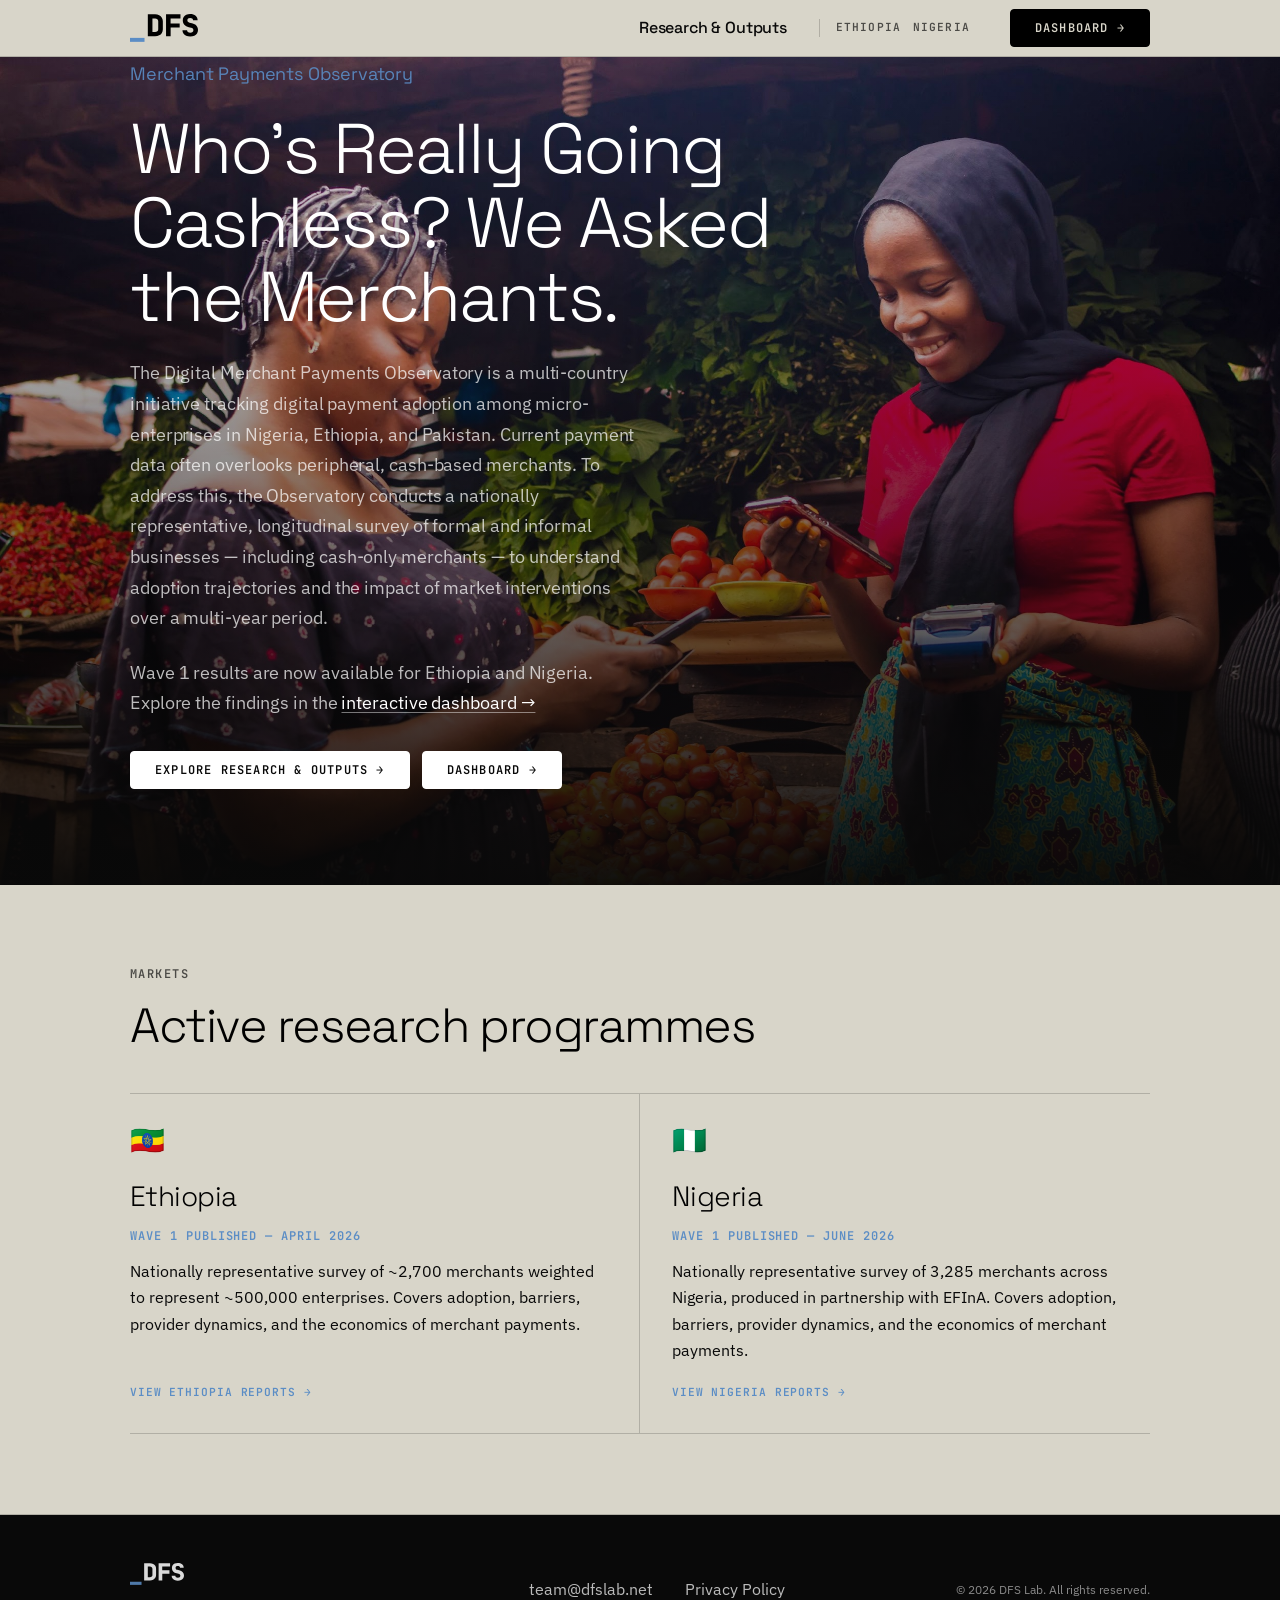
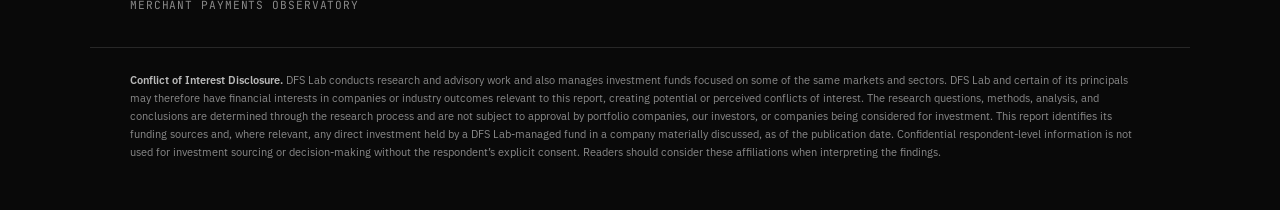
<file: index.html>
<!DOCTYPE html>
<html lang="en">
  <head>
    <meta charset="UTF-8" />
    <meta name="viewport" content="width=device-width, initial-scale=1.0" />

    <title>Merchant Payments Observatory | Digital Payment Research in Ethiopia &amp; Nigeria</title>
    <meta
      name="description"
      content="MPO is a multi-country research initiative producing nationally representative survey evidence on merchant digital payment adoption. Baseline findings for Ethiopia now available; Nigeria launching 2026."
    />

    <link rel="icon" type="image/png" sizes="32x32" href="assets/favicon-32.png" />
    <link rel="apple-touch-icon" sizes="180x180" href="assets/favicon-180.png" />

    <link rel="preconnect" href="https://fonts.googleapis.com" />
    <link rel="preconnect" href="https://fonts.gstatic.com" crossorigin />
    <link
      href="https://fonts.googleapis.com/css2?family=IBM+Plex+Sans:ital,wght@0,400;0,500;0,600;0,700;1,400&family=JetBrains+Mono:wght@500;600;700&family=Space+Grotesk:wght@400;500;600;700&display=swap"
      rel="stylesheet"
    />

    <link rel="stylesheet" href="style.css" />
  </head>

  <body>
    <!-- ===================== HEADER / NAV ===================== -->
    <header class="site-header">
      <div class="container">
        <nav class="nav" aria-label="Main navigation">

          <a href="/" class="nav__logo-link" aria-label="MPO — Merchant Payments Observatory home">
            <img
              src="assets/logo-primary.svg"
              alt="DFS"
              class="nav__logo"
            />
          </a>

          <div class="nav__links">
            <a href="research.html" class="nav__link">Research &amp; Outputs</a>
            <div class="nav__country-links">
              <a href="research.html#ethiopia" class="nav__country-link">Ethiopia</a>
              <a href="research.html#nigeria" class="nav__country-link">Nigeria</a>
            </div>
            <a href="http://mpodashboard.dfslab.net/dashboard" class="btn btn--primary nav__cta" target="_blank" rel="noopener">Dashboard →</a>
          </div>
        </nav>
      </div>
    </header>

    <!-- ===================== MAIN CONTENT ===================== -->
    <main>

      <!-- ---- HERO ---- -->
      <section class="hero" aria-labelledby="hero-heading">
        <div class="container hero__inner">

          <div class="hero__content">
            <p class="hero__eyebrow hero__eyebrow--title">Merchant Payments Observatory</p>

            <h1 class="hero__title" id="hero-heading">Who's Really Going Cashless? We Asked the Merchants.</h1>

            <p class="hero__description">
              The Digital Merchant Payments Observatory is a multi-country
              initiative tracking digital payment adoption among micro-enterprises
              in Nigeria, Ethiopia, and Pakistan. Current payment data often
              overlooks peripheral, cash-based merchants. To address this, the
              Observatory conducts a nationally representative, longitudinal
              survey of formal and informal businesses — including cash-only
              merchants — to understand adoption trajectories and the impact of
              market interventions over a multi-year period.
            </p>

            <p class="hero__description">
              Wave 1 results are now available for Ethiopia and Nigeria.
              Explore the findings in the
              <a href="http://mpodashboard.dfslab.net/dashboard" target="_blank" rel="noopener" class="hero__text-link">interactive dashboard →</a>
            </p>

            <div class="hero__ctas">

              <a href="research.html" class="btn btn--primary">
                Explore Research &amp; Outputs →
              </a>

              <a href="http://mpodashboard.dfslab.net/dashboard" class="btn btn--primary" target="_blank" rel="noopener">
                Dashboard →
              </a>

            </div>
          </div>

        </div>
      </section>

      <!-- ---- COUNTRIES ---- -->
      <section class="countries" aria-labelledby="countries-heading">
        <div class="container">

          <div class="countries__header">
            <p class="countries__eyebrow">Markets</p>
            <h2 class="countries__title" id="countries-heading">Active research programmes</h2>
          </div>

          <div class="countries__grid">

            <!-- Ethiopia — live -->
            <a href="research.html#ethiopia" class="country-card country-card--active">
              <div class="country-card__flag">🇪🇹</div>
              <div class="country-card__body">
                <p class="country-card__name">Ethiopia</p>
                <p class="country-card__status">Wave 1 published — April 2026</p>
                <p class="country-card__desc">
                  Nationally representative survey of ~2,700 merchants weighted
                  to represent ~500,000 enterprises. Covers adoption, barriers,
                  provider dynamics, and the economics of merchant payments.
                </p>
              </div>
              <span class="country-card__cta">
                View Ethiopia reports →
              </span>
            </a>

            <!-- Nigeria — live -->
            <a href="research.html#nigeria" class="country-card country-card--active">
              <div class="country-card__flag">🇳🇬</div>
              <div class="country-card__body">
                <p class="country-card__name">Nigeria</p>
                <p class="country-card__status">Wave 1 published — June 2026</p>
                <p class="country-card__desc">
                  Nationally representative survey of 3,285 merchants across Nigeria,
                  produced in partnership with EFInA. Covers adoption, barriers,
                  provider dynamics, and the economics of merchant payments.
                </p>
              </div>
              <span class="country-card__cta">
                View Nigeria reports →
              </span>
            </a>

          </div>

        </div>
      </section>

    </main>

    <!-- ===================== FOOTER ===================== -->
    <footer class="site-footer">
      <div class="container footer__inner">

        <div class="footer__brand">
          <img
            src="assets/logo-reverse.svg"
            alt="DFS"
            class="footer__logo"
          />
          <span class="footer__tagline">Merchant Payments Observatory</span>
        </div>

        <nav class="footer__links" aria-label="Footer navigation">
          <a href="mailto:team@dfslab.net" class="footer__link">
            team@dfslab.net
          </a>
          <a href="privacy.html" class="footer__link">Privacy Policy</a>
        </nav>

        <p class="footer__legal">
          &copy; 2026 DFS Lab. All rights reserved.
        </p>

      </div>

      <div class="container footer__disclosure">
        <p>
          <strong>Conflict of Interest Disclosure.</strong> DFS Lab conducts
          research and advisory work and also manages investment funds
          focused on some of the same markets and sectors. DFS Lab and
          certain of its principals may therefore have financial interests
          in companies or industry outcomes relevant to this report,
          creating potential or perceived conflicts of interest. The
          research questions, methods, analysis, and conclusions are
          determined through the research process and are not subject to
          approval by portfolio companies, our investors, or companies
          being considered for investment. This report identifies its
          funding sources and, where relevant, any direct investment held
          by a DFS Lab-managed fund in a company materially discussed, as
          of the publication date. Confidential respondent-level
          information is not used for investment sourcing or
          decision-making without the respondent&rsquo;s explicit consent.
          Readers should consider these affiliations when interpreting the
          findings.
        </p>
      </div>
    </footer>

  </body>
</html>
</file>
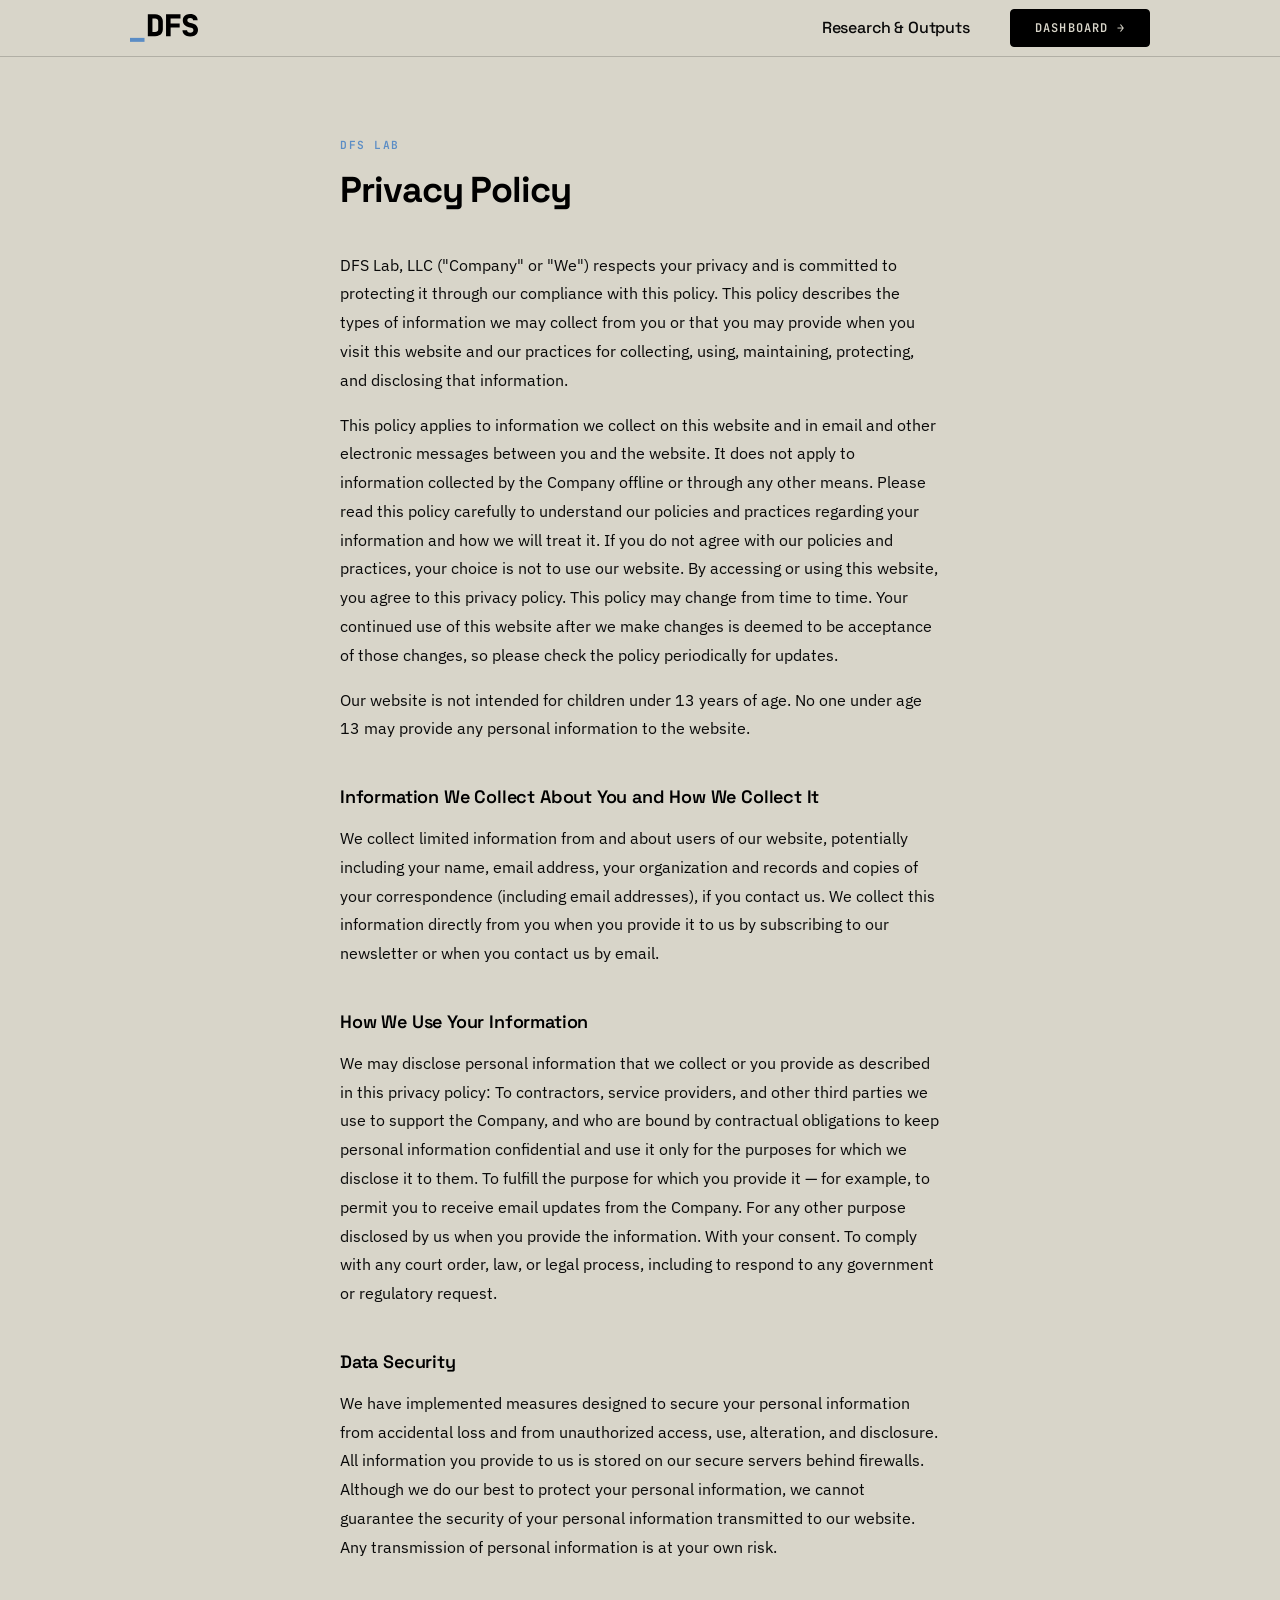
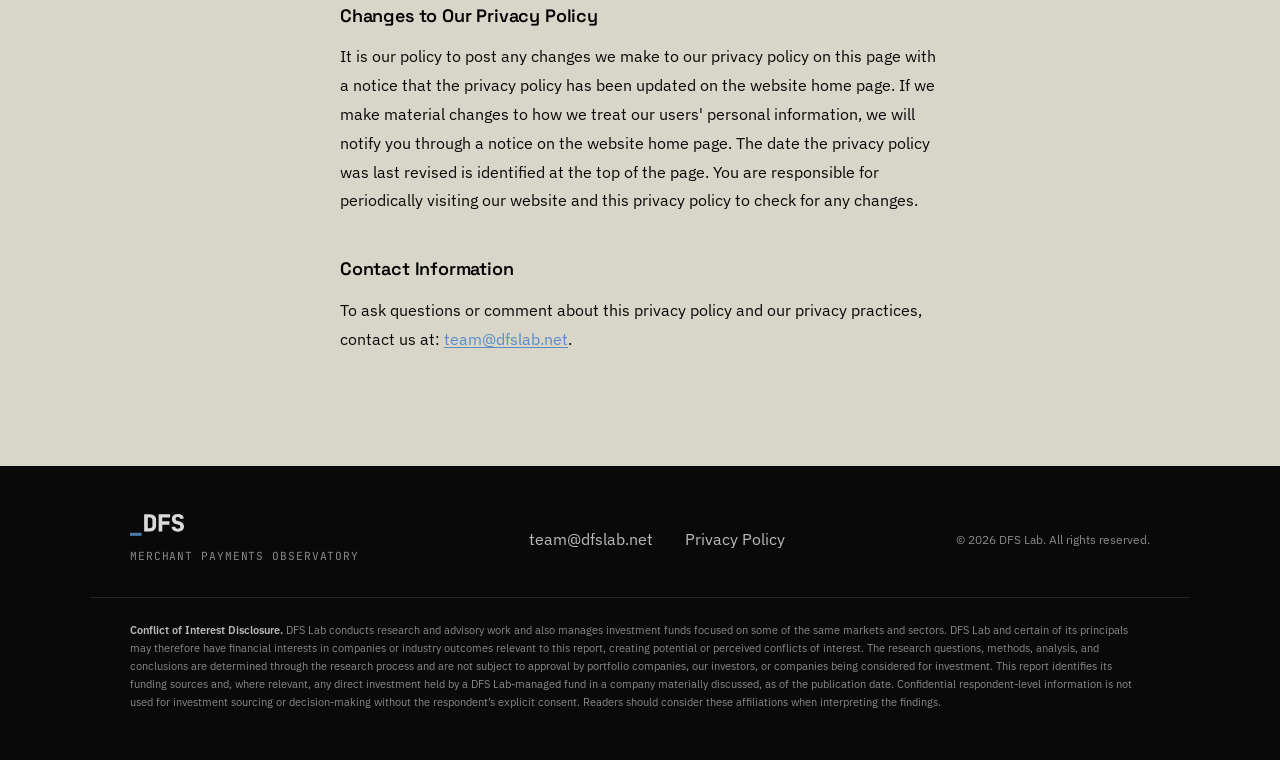
<file: privacy.html>
<!DOCTYPE html>
<html lang="en">
  <head>
    <meta charset="UTF-8" />
    <meta name="viewport" content="width=device-width, initial-scale=1.0" />

    <title>Privacy Policy — Merchant Payments Observatory</title>
    <meta name="description" content="Privacy policy for the Merchant Payments Observatory website." />

    <link rel="icon" type="image/png" sizes="32x32" href="assets/favicon-32.png" />
    <link rel="apple-touch-icon" sizes="180x180" href="assets/favicon-180.png" />

    <link rel="preconnect" href="https://fonts.googleapis.com" />
    <link rel="preconnect" href="https://fonts.gstatic.com" crossorigin />
    <link
      href="https://fonts.googleapis.com/css2?family=IBM+Plex+Sans:ital,wght@0,400;0,500;0,600;0,700;1,400&family=JetBrains+Mono:wght@500;600;700&family=Space+Grotesk:wght@400;500;600;700&display=swap"
      rel="stylesheet"
    />

    <link rel="stylesheet" href="style.css" />
    <style>
      .privacy {
        padding-block: var(--sp-20) var(--sp-24);
      }

      .privacy__inner {
        max-width: 680px;
      }

      .privacy__eyebrow {
        font-family: var(--font-mono);
        font-size: 0.7rem;
        font-weight: 600;
        letter-spacing: 0.14em;
        text-transform: uppercase;
        color: var(--color-accent);
        margin-bottom: var(--sp-4);
      }

      .privacy__title {
        font-family: var(--font-display);
        font-size: var(--text-2xl);
        font-weight: 700;
        letter-spacing: -0.03em;
        line-height: 1.1;
        color: var(--color-text);
        margin-bottom: var(--sp-10);
      }

      .privacy__body h2 {
        font-family: var(--font-display);
        font-size: var(--text-md);
        font-weight: 600;
        letter-spacing: -0.01em;
        color: var(--color-text);
        margin-top: var(--sp-10);
        margin-bottom: var(--sp-3);
      }

      .privacy__body p {
        font-family: var(--font-sans);
        font-size: var(--text-base);
        color: var(--color-text-secondary);
        line-height: 1.8;
        margin-bottom: var(--sp-4);
      }

      .privacy__body a {
        color: var(--color-accent);
        text-decoration: underline;
        text-underline-offset: 2px;
      }

      .privacy__body a:hover {
        color: var(--color-accent-hover);
      }
    </style>
  </head>

  <body>

    <!-- ===================== HEADER ===================== -->
    <header class="site-header">
      <div class="container">
        <nav class="nav" aria-label="Main navigation">
          <a href="index.html" class="nav__logo-link" aria-label="MPO home">
            <img src="assets/logo-primary.svg" alt="DFS" class="nav__logo" />
          </a>
          <div class="nav__links">
            <a href="research.html" class="nav__link">Research &amp; Outputs</a>
            <a href="http://mpodashboard.dfslab.net/dashboard" class="btn btn--primary nav__cta" target="_blank" rel="noopener">Dashboard →</a>
          </div>
        </nav>
      </div>
    </header>

    <!-- ===================== MAIN ===================== -->
    <main>
      <section class="privacy">
        <div class="container privacy__inner">
          <p class="privacy__eyebrow">DFS Lab</p>
          <h1 class="privacy__title">Privacy Policy</h1>

          <div class="privacy__body">

            <p>DFS Lab, LLC ("Company" or "We") respects your privacy and is committed to protecting it through our compliance with this policy. This policy describes the types of information we may collect from you or that you may provide when you visit this website and our practices for collecting, using, maintaining, protecting, and disclosing that information.</p>

            <p>This policy applies to information we collect on this website and in email and other electronic messages between you and the website. It does not apply to information collected by the Company offline or through any other means. Please read this policy carefully to understand our policies and practices regarding your information and how we will treat it. If you do not agree with our policies and practices, your choice is not to use our website. By accessing or using this website, you agree to this privacy policy. This policy may change from time to time. Your continued use of this website after we make changes is deemed to be acceptance of those changes, so please check the policy periodically for updates.</p>

            <p>Our website is not intended for children under 13 years of age. No one under age 13 may provide any personal information to the website.</p>

            <h2>Information We Collect About You and How We Collect It</h2>

            <p>We collect limited information from and about users of our website, potentially including your name, email address, your organization and records and copies of your correspondence (including email addresses), if you contact us. We collect this information directly from you when you provide it to us by subscribing to our newsletter or when you contact us by email.</p>

            <h2>How We Use Your Information</h2>

            <p>We may disclose personal information that we collect or you provide as described in this privacy policy: To contractors, service providers, and other third parties we use to support the Company, and who are bound by contractual obligations to keep personal information confidential and use it only for the purposes for which we disclose it to them. To fulfill the purpose for which you provide it — for example, to permit you to receive email updates from the Company. For any other purpose disclosed by us when you provide the information. With your consent. To comply with any court order, law, or legal process, including to respond to any government or regulatory request.</p>

            <h2>Data Security</h2>

            <p>We have implemented measures designed to secure your personal information from accidental loss and from unauthorized access, use, alteration, and disclosure. All information you provide to us is stored on our secure servers behind firewalls. Although we do our best to protect your personal information, we cannot guarantee the security of your personal information transmitted to our website. Any transmission of personal information is at your own risk.</p>

            <h2>Changes to Our Privacy Policy</h2>

            <p>It is our policy to post any changes we make to our privacy policy on this page with a notice that the privacy policy has been updated on the website home page. If we make material changes to how we treat our users' personal information, we will notify you through a notice on the website home page. The date the privacy policy was last revised is identified at the top of the page. You are responsible for periodically visiting our website and this privacy policy to check for any changes.</p>

            <h2>Contact Information</h2>

            <p>To ask questions or comment about this privacy policy and our privacy practices, contact us at: <a href="mailto:team@dfslab.net">team@dfslab.net</a>.</p>

          </div>
        </div>
      </section>
    </main>

    <!-- ===================== FOOTER ===================== -->
    <footer class="site-footer">
      <div class="container footer__inner">
        <div class="footer__brand">
          <img src="assets/logo-reverse.svg" alt="DFS" class="footer__logo" />
          <span class="footer__tagline">Merchant Payments Observatory</span>
        </div>
        <nav class="footer__links" aria-label="Footer navigation">
          <a href="mailto:team@dfslab.net" class="footer__link">team@dfslab.net</a>
          <a href="privacy.html" class="footer__link">Privacy Policy</a>
        </nav>
        <p class="footer__legal">&copy; 2026 DFS Lab. All rights reserved.</p>
      </div>

      <div class="container footer__disclosure">
        <p>
          <strong>Conflict of Interest Disclosure.</strong> DFS Lab conducts
          research and advisory work and also manages investment funds
          focused on some of the same markets and sectors. DFS Lab and
          certain of its principals may therefore have financial interests
          in companies or industry outcomes relevant to this report,
          creating potential or perceived conflicts of interest. The
          research questions, methods, analysis, and conclusions are
          determined through the research process and are not subject to
          approval by portfolio companies, our investors, or companies
          being considered for investment. This report identifies its
          funding sources and, where relevant, any direct investment held
          by a DFS Lab-managed fund in a company materially discussed, as
          of the publication date. Confidential respondent-level
          information is not used for investment sourcing or
          decision-making without the respondent&rsquo;s explicit consent.
          Readers should consider these affiliations when interpreting the
          findings.
        </p>
      </div>
    </footer>

  </body>
</html>
</file>
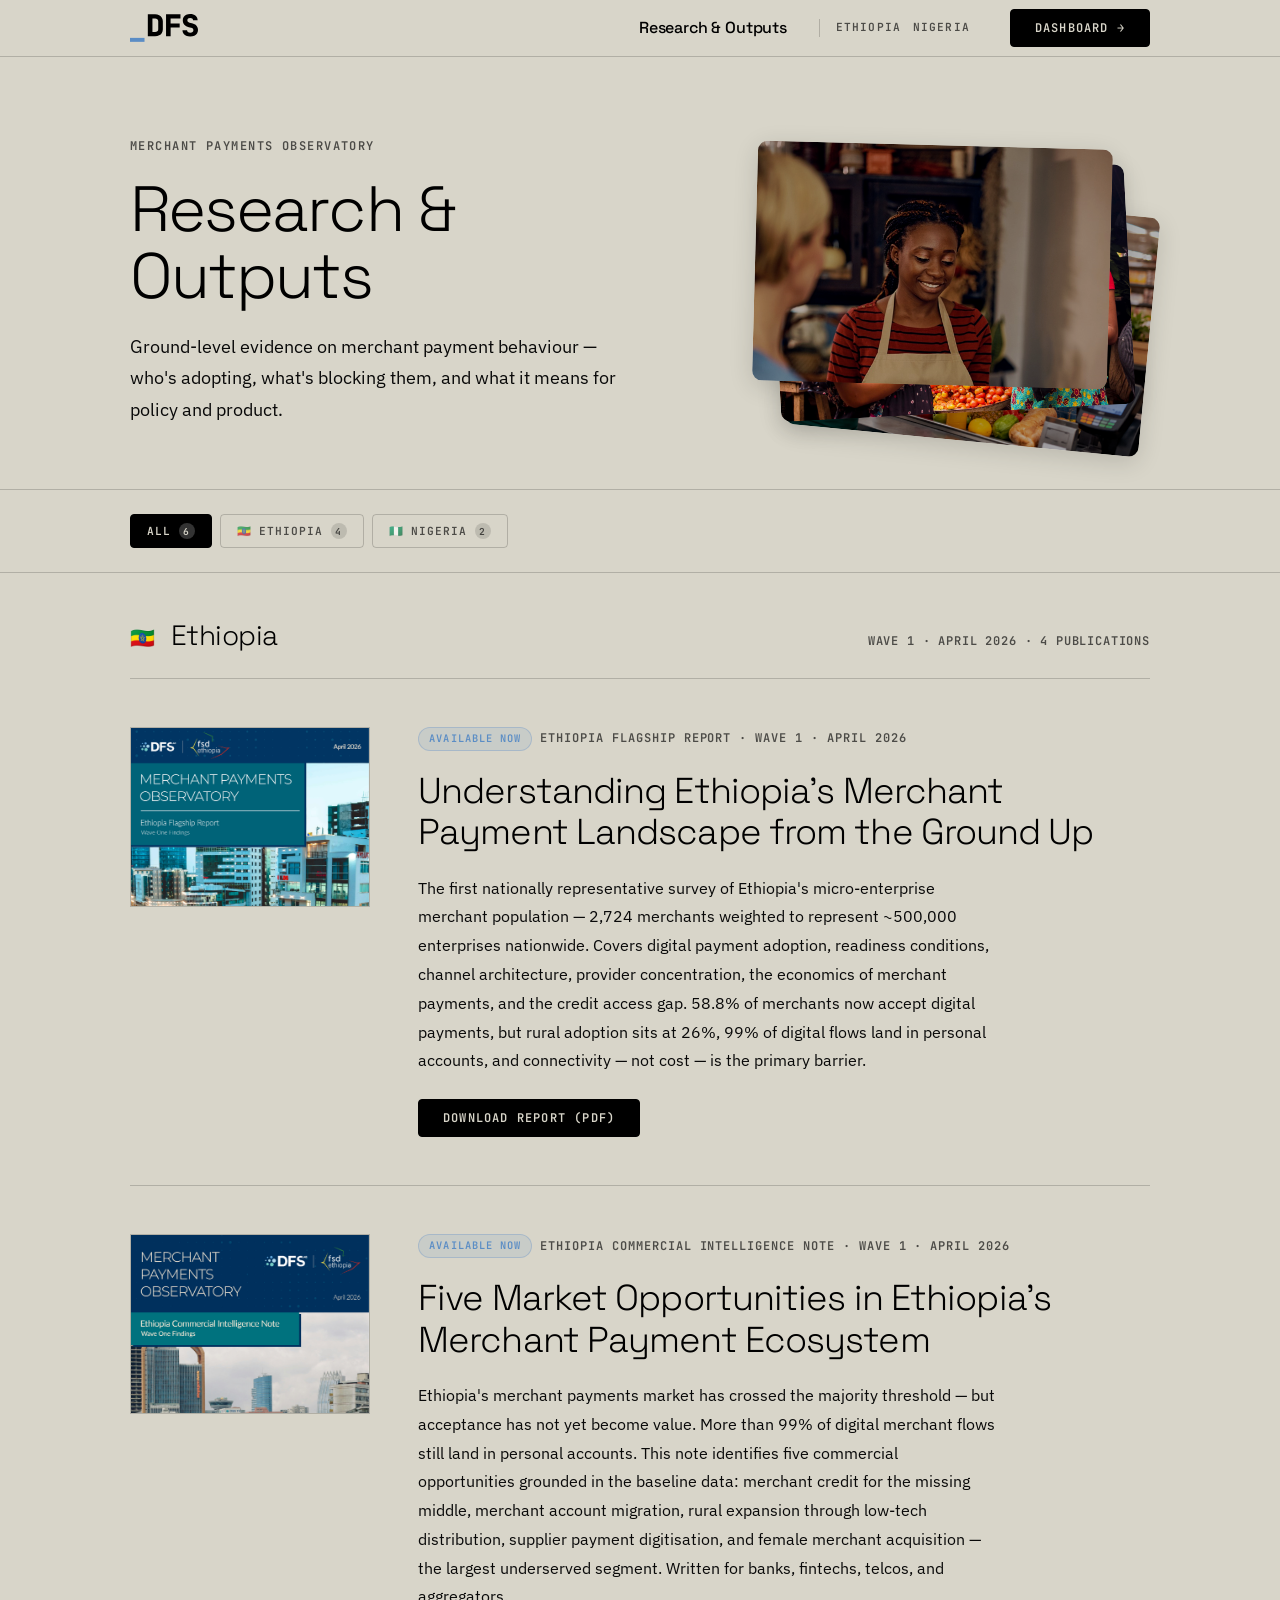
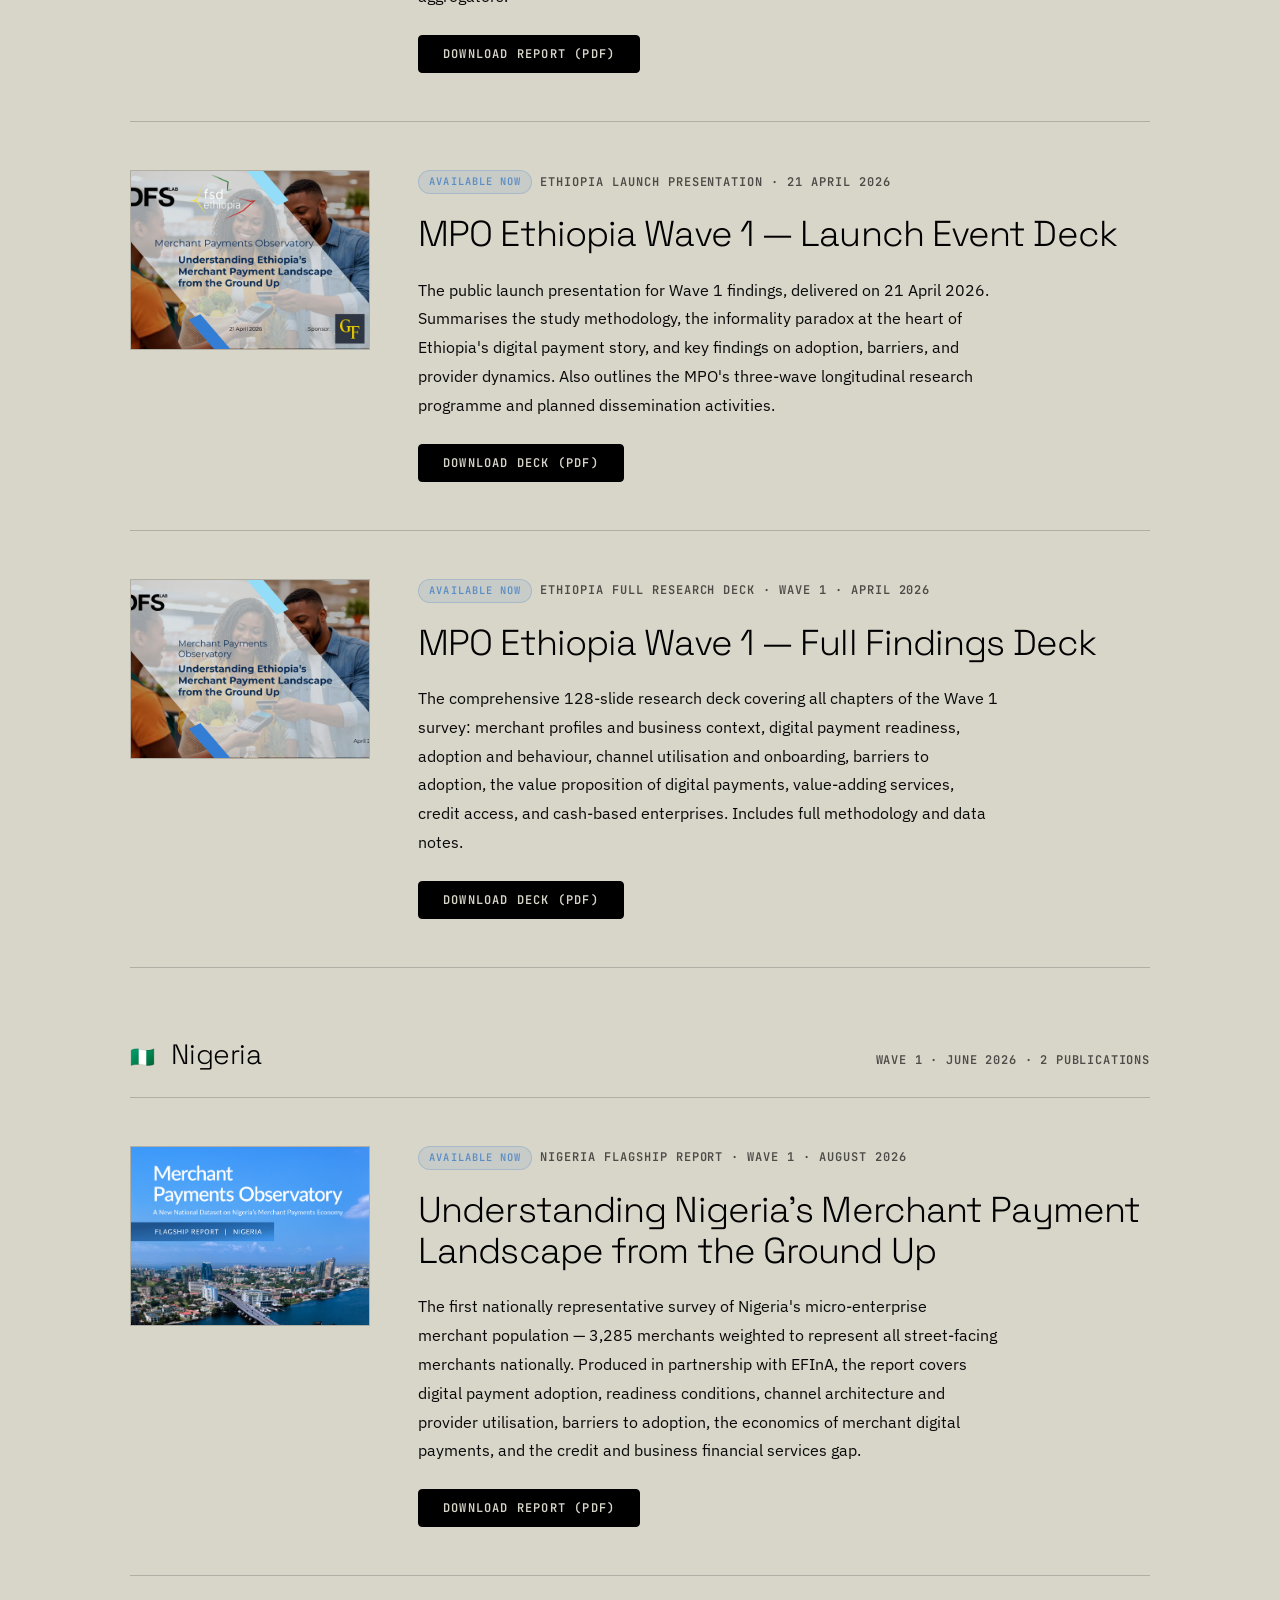
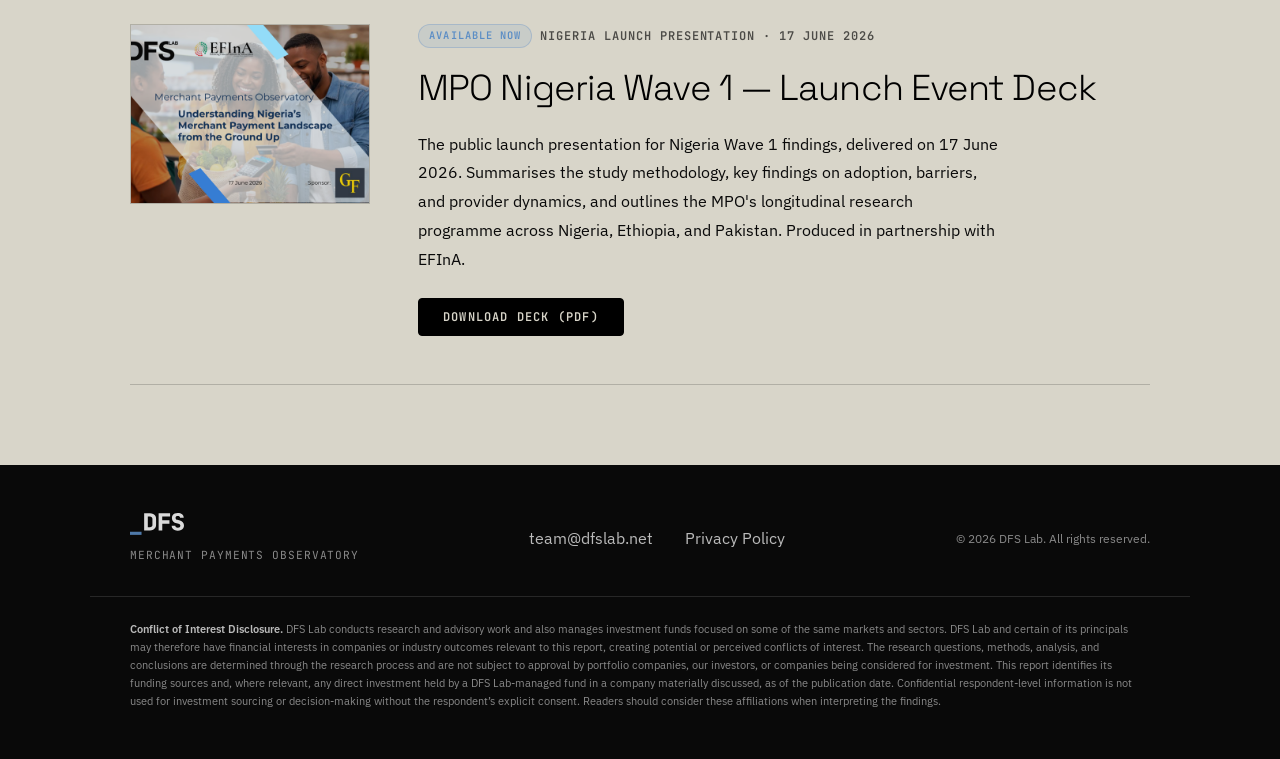
<file: research.html>
<!DOCTYPE html>
<html lang="en">
  <head>
    <meta charset="UTF-8" />
    <meta name="viewport" content="width=device-width, initial-scale=1.0" />

    <title>Research &amp; Outputs — Merchant Payments Observatory</title>
    <meta
      name="description"
      content="MPO research reports on merchant digital payment adoption in Ethiopia and Nigeria. Nationally representative survey evidence."
    />

    <link rel="icon" type="image/png" sizes="32x32" href="assets/favicon-32.png" />
    <link rel="apple-touch-icon" sizes="180x180" href="assets/favicon-180.png" />

    <link rel="preconnect" href="https://fonts.googleapis.com" />
    <link rel="preconnect" href="https://fonts.gstatic.com" crossorigin />
    <link
      href="https://fonts.googleapis.com/css2?family=IBM+Plex+Sans:ital,wght@0,400;0,500;0,600;0,700;1,400&family=JetBrains+Mono:wght@500;600;700&family=Space+Grotesk:wght@400;500;600;700&display=swap"
      rel="stylesheet"
    />

    <link rel="stylesheet" href="style.css" />
    <link rel="stylesheet" href="research.css" />
  </head>

  <body>

    <!-- ===================== HEADER ===================== -->
    <header class="site-header">
      <div class="container">
        <nav class="nav" aria-label="Main navigation">
          <a href="index.html" class="nav__logo-link" aria-label="MPO home">
            <img src="assets/logo-primary.svg" alt="DFS" class="nav__logo" />
          </a>
          <div class="nav__links">
            <a href="research.html" class="nav__link nav__link--active">Research &amp; Outputs</a>
            <div class="nav__country-links">
              <a href="#ethiopia" class="nav__country-link">Ethiopia</a>
              <a href="#nigeria" class="nav__country-link">Nigeria</a>
            </div>
            <a href="http://mpodashboard.dfslab.net/dashboard" class="btn btn--primary nav__cta" target="_blank" rel="noopener">Dashboard →</a>
          </div>
        </nav>
      </div>
    </header>

    <!-- ===================== MAIN ===================== -->
    <main>

      <!-- Page hero -->
      <section class="page-hero">
        <div class="container page-hero__inner">
          <div class="page-hero__content">
            <p class="hero__eyebrow hero__eyebrow--title">Merchant Payments Observatory</p>
            <h1 class="page-hero__title">Research &amp; Outputs</h1>
            <p class="page-hero__desc">
              Ground-level evidence on merchant payment behaviour — who's
              adopting, what's blocking them, and what it means for policy
              and product.
            </p>
          </div>
          <div class="img-stack" aria-hidden="true">
            <img src="assets/hero-merchant.png"    class="img-stack__item img-stack__item--back"  alt="" />
            <img src="assets/market-payment.jpg"   class="img-stack__item img-stack__item--mid"   alt="" />
            <img src="assets/merchant-payment.png" class="img-stack__item img-stack__item--front" alt="" />
          </div>
        </div>
      </section>

      <!-- Country filter tabs -->
      <div class="country-filter" role="tablist" aria-label="Filter by country">
        <div class="container country-filter__inner">
          <button
            class="country-tab country-tab--active"
            data-filter="all"
            role="tab"
            aria-selected="true"
          >All <span class="country-tab__count">6</span></button>
          <button
            class="country-tab"
            data-filter="ethiopia"
            role="tab"
            aria-selected="false"
          >🇪🇹 Ethiopia <span class="country-tab__count">4</span></button>
          <button
            class="country-tab"
            data-filter="nigeria"
            role="tab"
            aria-selected="false"
          >🇳🇬 Nigeria <span class="country-tab__count">2</span></button>
        </div>
      </div>

      <!-- Publications -->
      <section class="publications" aria-labelledby="pubs-heading">
        <div class="container">
          <h2 class="sr-only" id="pubs-heading">Published Reports</h2>

          <!-- ===== ETHIOPIA ===== -->
          <div class="country-section" id="ethiopia" data-country="ethiopia">
            <div class="country-section__heading">
              <span class="country-section__flag">🇪🇹</span>
              <span class="country-section__name">Ethiopia</span>
              <span class="country-section__meta">Wave 1 · April 2026 · 4 publications</span>
            </div>

            <ul class="pub-list" role="list">

              <!-- Flagship Report -->
              <li class="pub-card" data-country="ethiopia">
                <div class="pub-card__cover">
                  <img src="assets/cover-flagship.png" alt="Ethiopia Flagship Report cover" />
                </div>
                <div class="pub-card__body">
                  <div class="pub-card__meta">
                    <span class="badge badge--launching">Available Now</span>
                    <span class="pub-card__label">Ethiopia Flagship Report · Wave 1 · April 2026</span>
                  </div>
                  <h2 class="pub-card__title">
                    Understanding Ethiopia's Merchant Payment Landscape from the Ground Up
                  </h2>
                  <p class="pub-card__desc">
                    The first nationally representative survey of Ethiopia's micro-enterprise
                    merchant population — 2,724 merchants weighted to represent ~500,000
                    enterprises nationwide. Covers digital payment adoption, readiness
                    conditions, channel architecture, provider concentration, the economics
                    of merchant payments, and the credit access gap. 58.8% of merchants
                    now accept digital payments, but rural adoption sits at 26%, 99% of
                    digital flows land in personal accounts, and connectivity — not cost —
                    is the primary barrier.
                  </p>
                  <button
                    class="btn btn--primary pub-card__download"
                    data-pdf="https://drive.google.com/file/d/1UY9Ca5yp1Kcl3HCR7vFm9NOYM2ZSmmBV/view?usp=sharing"
                    data-report="Ethiopia Flagship Report — Wave 1 — April 2026"
                  >
                    Download Report (PDF)
                  </button>
                </div>
              </li>

              <!-- Commercial Intelligence Note -->
              <li class="pub-card" data-country="ethiopia">
                <div class="pub-card__cover">
                  <img src="assets/cover-commercial.png" alt="Ethiopia Commercial Intelligence Note cover" />
                </div>
                <div class="pub-card__body">
                  <div class="pub-card__meta">
                    <span class="badge badge--launching">Available Now</span>
                    <span class="pub-card__label">Ethiopia Commercial Intelligence Note · Wave 1 · April 2026</span>
                  </div>
                  <h2 class="pub-card__title">
                    Five Market Opportunities in Ethiopia's Merchant Payment Ecosystem
                  </h2>
                  <p class="pub-card__desc">
                    Ethiopia's merchant payments market has crossed the majority threshold
                    — but acceptance has not yet become value. More than 99% of digital
                    merchant flows still land in personal accounts. This note identifies
                    five commercial opportunities grounded in the baseline data: merchant
                    credit for the missing middle, merchant account migration, rural
                    expansion through low-tech distribution, supplier payment digitisation,
                    and female merchant acquisition — the largest underserved segment.
                    Written for banks, fintechs, telcos, and aggregators.
                  </p>
                  <button
                    class="btn btn--primary pub-card__download"
                    data-pdf="https://drive.google.com/file/d/1AD85j0U4dbXrdaLhsvFvNn54dUPjdH1U/view?usp=drive_link"
                    data-report="Ethiopia Commercial Intelligence Note — Wave 1 — April 2026"
                  >
                    Download Report (PDF)
                  </button>
                </div>
              </li>

              <!-- Launch Deck -->
              <li class="pub-card" data-country="ethiopia">
                <div class="pub-card__cover">
                  <img src="assets/cover-launch.png" alt="MPO Ethiopia Launch Deck cover" />
                </div>
                <div class="pub-card__body">
                  <div class="pub-card__meta">
                    <span class="badge badge--launching">Available Now</span>
                    <span class="pub-card__label">Ethiopia Launch Presentation · 21 April 2026</span>
                  </div>
                  <h2 class="pub-card__title">
                    MPO Ethiopia Wave 1 — Launch Event Deck
                  </h2>
                  <p class="pub-card__desc">
                    The public launch presentation for Wave 1 findings, delivered on
                    21 April 2026. Summarises the study methodology, the informality
                    paradox at the heart of Ethiopia's digital payment story, and key
                    findings on adoption, barriers, and provider dynamics. Also outlines
                    the MPO's three-wave longitudinal research programme and planned
                    dissemination activities.
                  </p>
                  <button
                    class="btn btn--primary pub-card__download"
                    data-pdf="https://drive.google.com/file/d/1O4SkE1DYP6wgGIWZ6zEL_cV-bI0H36Wq/view?usp=drive_link"
                    data-report="MPO Ethiopia Launch Deck — April 2026"
                  >
                    Download Deck (PDF)
                  </button>
                </div>
              </li>

              <!-- Main Research Deck -->
              <li class="pub-card" data-country="ethiopia">
                <div class="pub-card__cover">
                  <img src="assets/cover-maindeck.png" alt="MPO Ethiopia Full Research Deck cover" />
                </div>
                <div class="pub-card__body">
                  <div class="pub-card__meta">
                    <span class="badge badge--launching">Available Now</span>
                    <span class="pub-card__label">Ethiopia Full Research Deck · Wave 1 · April 2026</span>
                  </div>
                  <h2 class="pub-card__title">
                    MPO Ethiopia Wave 1 — Full Findings Deck
                  </h2>
                  <p class="pub-card__desc">
                    The comprehensive 128-slide research deck covering all chapters of
                    the Wave 1 survey: merchant profiles and business context, digital
                    payment readiness, adoption and behaviour, channel utilisation and
                    onboarding, barriers to adoption, the value proposition of digital
                    payments, value-adding services, credit access, and cash-based
                    enterprises. Includes full methodology and data notes.
                  </p>
                  <button
                    class="btn btn--primary pub-card__download"
                    data-pdf="https://drive.google.com/file/d/1yWQjzgSEsy4wCkGXgjojyqy9E18NOgz6/view?usp=drive_link"
                    data-report="MPO Ethiopia Full Research Deck — Wave 1 — April 2026"
                  >
                    Download Deck (PDF)
                  </button>
                </div>
              </li>

            </ul>
          </div><!-- /ethiopia -->

          <!-- ===== NIGERIA ===== -->
          <div class="country-section" id="nigeria" data-country="nigeria" style="padding-top: var(--sp-16);">
            <div class="country-section__heading">
              <span class="country-section__flag">🇳🇬</span>
              <span class="country-section__name">Nigeria</span>
              <span class="country-section__meta">Wave 1 · June 2026 · 2 publications</span>
            </div>

            <ul class="pub-list" role="list">

              <!-- Nigeria Flagship Report -->
              <li class="pub-card" data-country="nigeria">
                <div class="pub-card__cover">
                  <img src="assets/cover-nigeria-flagship.png" alt="Nigeria Flagship Report cover" />
                </div>
                <div class="pub-card__body">
                  <div class="pub-card__meta">
                    <span class="badge badge--launching">Available Now</span>
                    <span class="pub-card__label">Nigeria Flagship Report · Wave 1 · August 2026</span>
                  </div>
                  <h2 class="pub-card__title">
                    Understanding Nigeria's Merchant Payment Landscape from the Ground Up
                  </h2>
                  <p class="pub-card__desc">
                    The first nationally representative survey of Nigeria's micro-enterprise
                    merchant population — 3,285 merchants weighted to represent all
                    street-facing merchants nationally. Produced in partnership with EFInA,
                    the report covers digital payment adoption, readiness conditions,
                    channel architecture and provider utilisation, barriers to adoption,
                    the economics of merchant digital payments, and the credit and business
                    financial services gap.
                  </p>
                  <button
                    class="btn btn--primary pub-card__download"
                    data-pdf="https://drive.google.com/file/d/1ADH0h0z_p2dMTeBDIJtMecaBLJuIv-m3/view?usp=drive_link"
                    data-report="Nigeria Flagship Report — Wave 1 — August 2026"
                  >
                    Download Report (PDF)
                  </button>
                </div>
              </li>

              <!-- Nigeria Launch Deck -->
              <li class="pub-card" data-country="nigeria">
                <div class="pub-card__cover">
                  <img src="assets/cover-nigeria-launch.png" alt="MPO Nigeria Launch Deck cover" />
                </div>
                <div class="pub-card__body">
                  <div class="pub-card__meta">
                    <span class="badge badge--launching">Available Now</span>
                    <span class="pub-card__label">Nigeria Launch Presentation · 17 June 2026</span>
                  </div>
                  <h2 class="pub-card__title">
                    MPO Nigeria Wave 1 — Launch Event Deck
                  </h2>
                  <p class="pub-card__desc">
                    The public launch presentation for Nigeria Wave 1 findings, delivered
                    on 17 June 2026. Summarises the study methodology, key findings on
                    adoption, barriers, and provider dynamics, and outlines the MPO's
                    longitudinal research programme across Nigeria, Ethiopia, and Pakistan.
                    Produced in partnership with EFInA.
                  </p>
                  <button
                    class="btn btn--primary pub-card__download"
                    data-pdf="https://drive.google.com/file/d/1r3eqxvpnzqrbPre-PXD41v-Lwp8gXHgG/view?usp=drive_link"
                    data-report="MPO Nigeria Launch Deck — June 2026"
                  >
                    Download Deck (PDF)
                  </button>
                </div>
              </li>

            </ul>
          </div><!-- /nigeria -->

        </div>
      </section>

    </main>

    <!-- ===================== FOOTER ===================== -->
    <footer class="site-footer">
      <div class="container footer__inner">
        <div class="footer__brand">
          <img src="assets/logo-reverse.svg" alt="DFS" class="footer__logo" />
          <span class="footer__tagline">Merchant Payments Observatory</span>
        </div>
        <nav class="footer__links" aria-label="Footer navigation">
          <a href="mailto:team@dfslab.net" class="footer__link">team@dfslab.net</a>
          <a href="privacy.html" class="footer__link">Privacy Policy</a>
        </nav>
        <p class="footer__legal">&copy; 2026 DFS Lab. All rights reserved.</p>
      </div>

      <div class="container footer__disclosure">
        <p>
          <strong>Conflict of Interest Disclosure.</strong> DFS Lab conducts
          research and advisory work and also manages investment funds
          focused on some of the same markets and sectors. DFS Lab and
          certain of its principals may therefore have financial interests
          in companies or industry outcomes relevant to this report,
          creating potential or perceived conflicts of interest. The
          research questions, methods, analysis, and conclusions are
          determined through the research process and are not subject to
          approval by portfolio companies, our investors, or companies
          being considered for investment. This report identifies its
          funding sources and, where relevant, any direct investment held
          by a DFS Lab-managed fund in a company materially discussed, as
          of the publication date. Confidential respondent-level
          information is not used for investment sourcing or
          decision-making without the respondent&rsquo;s explicit consent.
          Readers should consider these affiliations when interpreting the
          findings.
        </p>
      </div>
    </footer>

    <!-- ===================== EMAIL GATE MODAL ===================== -->
    <div id="email-gate" class="modal" role="dialog" aria-modal="true" aria-labelledby="modal-title" hidden>
      <div class="modal__backdrop"></div>
      <div class="modal__card">

        <div class="modal__accent" aria-hidden="true"></div>

        <!-- Form state -->
        <div id="modal-form-state">
          <h3 class="modal__title" id="modal-title">Stay in the loop</h3>
          <p class="modal__desc" id="modal-desc">
            Leave your email and we'll send you new reports from the Merchant
            Payments Observatory as they're published. Your download will
            start immediately.
          </p>

          <form id="email-form" action="https://formspree.io/f/xyklezdb" method="POST">
            <input type="hidden" name="report" id="modal-report-field" value="" />

            <div class="modal__field">
              <label for="modal-email" class="modal__label">Email address</label>
              <input
                type="email"
                id="modal-email"
                name="email"
                class="modal__input"
                placeholder="you@organisation.org"
                required
                autocomplete="email"
              />
            </div>

            <button type="submit" class="btn btn--primary modal__submit" id="modal-submit">
              Download &amp; Subscribe →
            </button>
          </form>

          <p class="modal__privacy">
            We only use your email to send new MPO reports. No spam, unsubscribe any time.
          </p>

          <button type="button" class="modal__cancel" id="modal-cancel">
            No thanks, cancel
          </button>
        </div>

        <!-- Success state -->
        <div id="modal-success" class="modal__success-state" hidden>
          <div class="modal__success-icon" aria-hidden="true">✓</div>
          <h3 class="modal__title" id="modal-success-title">You're on the list.</h3>
          <p class="modal__desc" id="modal-success-desc">
            We'll send you new reports from the Merchant Payments Observatory
            as they're published.
          </p>
          <p class="modal__fallback" id="modal-fallback-wrap">
            Download didn't start?
            <a id="modal-fallback-link" href="#" target="_blank" rel="noopener" class="modal__fallback-link">
              Click here to download directly →
            </a>
          </p>
          <button type="button" class="btn btn--outline modal__close-btn" id="modal-close">
            Close
          </button>
        </div>

      </div>
    </div>

    <!-- ===================== SCRIPT ===================== -->
    <script>
      (function () {

        /* ---- Country filter tabs ---- */
        var tabs = document.querySelectorAll('.country-tab');
        var ethiopiaSection = document.getElementById('ethiopia');
        var nigeriaSection  = document.getElementById('nigeria');
        var allSections = [ethiopiaSection, nigeriaSection];

        function applyFilter(filter) {
          tabs.forEach(function(t) {
            var active = t.dataset.filter === filter;
            t.classList.toggle('country-tab--active', active);
            t.setAttribute('aria-selected', active ? 'true' : 'false');
          });

          allSections.forEach(function(section) {
            var country = section.dataset.country;
            if (filter === 'all' || filter === country) {
              section.removeAttribute('data-hidden');
            } else {
              section.setAttribute('data-hidden', '');
            }
          });
        }

        tabs.forEach(function(tab) {
          tab.addEventListener('click', function() {
            applyFilter(tab.dataset.filter);
          });
        });

        // Apply from URL hash on load
        var hash = location.hash.replace('#', '');
        if (hash === 'ethiopia' || hash === 'nigeria') {
          applyFilter(hash);
          // Scroll to section after a brief paint delay
          setTimeout(function() {
            var target = document.getElementById(hash);
            if (target) target.scrollIntoView({ behavior: 'smooth', block: 'start' });
          }, 80);
        }

        /* ---- Email gate modal ---- */
        var gate         = document.getElementById('email-gate');
        var form         = document.getElementById('email-form');
        var formState    = document.getElementById('modal-form-state');
        var successState = document.getElementById('modal-success');
        var backdrop     = gate.querySelector('.modal__backdrop');
        var cancelBtn    = document.getElementById('modal-cancel');
        var closeBtn     = document.getElementById('modal-close');
        var submitBtn    = document.getElementById('modal-submit');
        var reportField  = document.getElementById('modal-report-field');
        var fallbackLink = document.getElementById('modal-fallback-link');
        var fallbackWrap = document.getElementById('modal-fallback-wrap');
        var modalDesc    = document.getElementById('modal-desc');
        var successTitle = document.getElementById('modal-success-title');
        var successDesc  = document.getElementById('modal-success-desc');
        var pendingPdf   = '';

        function triggerDownload(url) {
          if (url && url !== '#') {
            window.open(url, '_blank');
          }
        }

        function openModal(pdfUrl, reportName, notifyOnly) {
          pendingPdf = pdfUrl || '';
          reportField.value = reportName || '';

          if (notifyOnly) {
            modalDesc.textContent = 'Leave your email and we\'ll notify you when Nigeria reports are published.';
            submitBtn.textContent = 'Notify me →';
            fallbackWrap.hidden = true;
            successTitle.textContent = 'You\'re on the list.';
            successDesc.textContent = 'We\'ll let you know when Nigeria reports are published.';
          } else {
            modalDesc.textContent = 'Leave your email and we\'ll send you new reports from the Merchant Payments Observatory as they\'re published. Your download will start immediately.';
            submitBtn.textContent = 'Download & Subscribe →';
            fallbackWrap.hidden = false;
            fallbackLink.href = pdfUrl && pdfUrl !== '#' ? pdfUrl : '#';
            successTitle.textContent = 'Your download is starting.';
            successDesc.textContent = 'We\'ll send you new reports from the Merchant Payments Observatory as they\'re published.';
          }

          formState.hidden = false;
          successState.hidden = true;
          submitBtn.disabled = false;
          form.reset();
          gate.hidden = false;
          document.getElementById('modal-email').focus();
        }

        function closeModal() {
          gate.hidden = true;
        }

        // Download buttons on existing reports
        document.querySelectorAll('.pub-card__download[data-pdf]').forEach(function (btn) {
          btn.addEventListener('click', function () {
            var pdfUrl = btn.getAttribute('data-pdf');
            var reportName = btn.getAttribute('data-report') || '';
            if (sessionStorage.getItem('mpo_email_given')) {
              triggerDownload(pdfUrl);
            } else {
              openModal(pdfUrl, reportName, false);
            }
          });
        });

        // Nigeria notify button
        var nigeriaBtn = document.getElementById('nigeria-notify-btn');
        if (nigeriaBtn) {
          nigeriaBtn.addEventListener('click', function() {
            if (sessionStorage.getItem('mpo_email_given')) {
              nigeriaBtn.textContent = 'You\'re on the list ✓';
              nigeriaBtn.disabled = true;
            } else {
              openModal('', 'Nigeria Baseline Report — notify', true);
            }
          });
        }

        cancelBtn.addEventListener('click', closeModal);
        closeBtn.addEventListener('click', closeModal);
        backdrop.addEventListener('click', closeModal);
        document.addEventListener('keydown', function (e) {
          if (e.key === 'Escape' && !gate.hidden) closeModal();
        });

        form.addEventListener('submit', function (e) {
          e.preventDefault();
          submitBtn.disabled = true;
          var originalText = submitBtn.textContent;
          submitBtn.textContent = 'Submitting…';

          fetch(form.action, {
            method: 'POST',
            body: new FormData(form),
            headers: { 'Accept': 'application/json' }
          })
          .then(function (res) {
            if (res.ok) {
              sessionStorage.setItem('mpo_email_given', '1');
              if (pendingPdf) triggerDownload(pendingPdf);
              formState.hidden = true;
              successState.hidden = false;
            } else {
              submitBtn.disabled = false;
              submitBtn.textContent = 'Try again →';
            }
          })
          .catch(function () {
            submitBtn.disabled = false;
            submitBtn.textContent = 'Try again →';
          });
        });

      })();
    </script>

  </body>
</html>
</file>
<file: style.css>
/*
  ============================================================
  MPO — Stylesheet
  Aligned to DFS brand — "mono" theme
  ============================================================

  MONO THEME (dfsweb data-theme="mono")
  --------------------------------------
  Background:      #D8D5C9  (warm stone — all sections same surface)
  Border:          rgba(0,0,0,0.18)
  Border hover:    rgba(0,0,0,0.36)
  Text primary:    #000000
  Text secondary:  #090909
  Text muted:      rgba(9,9,9,0.68)
  Accent (blue):   #5B8DC5
  Dark panel:      #090909 (footer)
  Dark text:       #FFFFFF / rgba whites

  BUTTONS
  -------
  Primary: black fill, stone text; hover → steel blue + white
  Outline: transparent, dark border, dark text

  CARDS
  -----
  Flat — transparent bg, no border-radius, border-bottom only

  FONTS (DFS brand)
  -----------------
  Display:  Space Grotesk 300 — headings (thin)
  Body:     IBM Plex Sans
  Mono:     JetBrains Mono — labels, eyebrows, buttons
  ============================================================
*/


/* ============================================================
   CUSTOM PROPERTIES
   ============================================================ */
:root {
  --color-accent:          #5B8DC5;
  --color-accent-hover:    #5B8DC5;
  --color-accent-dim:      rgba(91, 141, 197, 0.12);

  --color-bg:              #D8D5C9;   /* warm stone */
  --color-surface:         #D8D5C9;   /* no elevation — same as bg */
  --color-border:          rgba(0, 0, 0, 0.18);
  --color-border-hover:    rgba(0, 0, 0, 0.36);

  --color-text:            #000000;
  --color-text-secondary:  #090909;
  --color-text-muted:      rgba(9, 9, 9, 0.68);

  --color-disabled-bg:     rgba(0, 0, 0, 0.1);
  --color-disabled-text:   rgba(9, 9, 9, 0.35);

  /* Dark panel tokens (footer, overlays) */
  --mono-dark:             #090909;
  --mono-dark-text:        #FFFFFF;
  --mono-dark-secondary:   rgba(255, 255, 255, 0.72);
  --mono-dark-muted:       rgba(255, 255, 255, 0.52);

  --font-sans:     'IBM Plex Sans',  system-ui, -apple-system, sans-serif;
  --font-display:  'Space Grotesk',  'IBM Plex Sans', system-ui, sans-serif;
  --font-mono:     'JetBrains Mono', ui-monospace, 'Cascadia Code', monospace;

  --text-xs:   0.75rem;
  --text-sm:   1rem;
  --text-base: 1rem;
  --text-md:   1.125rem;
  --text-lg:   1.375rem;
  --text-xl:   1.75rem;
  --text-2xl:  2.25rem;
  --text-3xl:  3rem;

  --sp-1:  0.25rem;
  --sp-2:  0.5rem;
  --sp-3:  0.75rem;
  --sp-4:  1rem;
  --sp-5:  1.25rem;
  --sp-6:  1.5rem;
  --sp-8:  2rem;
  --sp-10: 2.5rem;
  --sp-12: 3rem;
  --sp-16: 4rem;
  --sp-20: 5rem;
  --sp-24: 6rem;

  --container-max: 1100px;
  --container-pad: var(--sp-10);

  --radius-sm:   4px;
  --radius-md:   8px;
  --radius-full: 9999px;

  --transition: 180ms ease;
}


/* ============================================================
   RESET & BASE
   ============================================================ */
*, *::before, *::after {
  box-sizing: border-box;
  margin: 0;
  padding: 0;
}

html {
  font-size: 16px;
  scroll-behavior: smooth;
  -webkit-text-size-adjust: 100%;
}

body {
  font-family: var(--font-sans);
  font-size: var(--text-base);
  line-height: 1.6;
  color: var(--color-text);
  background-color: var(--color-bg);
  -webkit-font-smoothing: antialiased;
  -moz-osx-font-smoothing: grayscale;
}

img, svg { display: block; max-width: 100%; }
a { color: inherit; text-decoration: none; }
ul { list-style: none; }
button { font-family: inherit; cursor: pointer; }

:focus-visible {
  outline: 2px solid var(--color-accent);
  outline-offset: 3px;
  border-radius: var(--radius-sm);
}


/* ============================================================
   LAYOUT
   ============================================================ */
.container {
  width: 100%;
  max-width: var(--container-max);
  margin-inline: auto;
  padding-inline: var(--container-pad);
}

@media (max-width: 480px) {
  :root { --container-pad: var(--sp-5); }
}


/* ============================================================
   HEADER / NAV — flat stone, no blur
   ============================================================ */
.site-header {
  position: sticky;
  top: 0;
  z-index: 100;
  background-color: var(--color-bg);
  border-bottom: 1px solid var(--color-border);
}

.nav {
  display: flex;
  align-items: center;
  justify-content: space-between;
  height: 56px;
  gap: var(--sp-8);
}

.nav__logo-link {
  display: flex;
  align-items: center;
  text-decoration: none;
  flex-shrink: 0;
}

.nav__logo {
  height: 28px;
  width: auto;
  display: block;
}

.nav__links {
  display: flex;
  align-items: center;
  gap: var(--sp-8);
}

.nav__link {
  font-family: var(--font-display);
  font-size: var(--text-base);
  font-weight: 500;
  letter-spacing: -0.01em;
  color: var(--color-text-secondary);
  text-decoration: none;
  transition: color var(--transition);
}

.nav__link:hover { color: var(--color-accent); }

.nav__link--active {
  color: var(--color-text);
}

.nav__link:focus-visible {
  outline: 2px solid var(--color-accent);
  outline-offset: 3px;
  border-radius: var(--radius-sm);
}

/* CTA button sitting inside the nav */
.nav__cta {
  margin-left: var(--sp-2);
  padding: var(--sp-2) var(--sp-5);
}

/* Country sub-links in nav */
.nav__country-links {
  display: flex;
  align-items: center;
  gap: var(--sp-3);
  padding-left: var(--sp-4);
  border-left: 1px solid var(--color-border);
}

.nav__country-link {
  font-family: var(--font-mono);
  font-size: 0.7rem;
  font-weight: 600;
  letter-spacing: 0.1em;
  text-transform: uppercase;
  color: var(--color-text-muted);
  text-decoration: none;
  transition: color var(--transition);
}

.nav__country-link:hover { color: var(--color-accent); }


/* ============================================================
   BUTTONS — mono style
   Primary: black fill, stone text; hover → blue
   ============================================================ */
.btn {
  display: inline-flex;
  align-items: center;
  justify-content: center;
  gap: var(--sp-2);
  padding: var(--sp-3) var(--sp-6);
  font-family: var(--font-mono);
  font-size: 0.75rem;
  font-weight: 600;
  letter-spacing: 0.1em;
  text-transform: uppercase;
  line-height: 1;
  border-radius: var(--radius-sm);
  border: 1px solid transparent;
  text-decoration: none;
  transition:
    background-color var(--transition),
    border-color var(--transition),
    color var(--transition);
  white-space: nowrap;
  cursor: pointer;
}

/* Primary — black fill, stone text; blue on hover */
.btn--primary {
  background-color: var(--color-text);
  border-color: var(--color-text);
  color: var(--color-bg);
}

.btn--primary:hover {
  background-color: var(--color-accent);
  border-color: var(--color-accent);
  color: #FFFFFF;
}

.btn--primary:focus-visible {
  outline: 2px solid var(--color-accent);
  outline-offset: 3px;
}

/* Outline */
.btn--outline {
  background-color: transparent;
  border-color: var(--color-border-hover);
  color: var(--color-text-secondary);
}

.btn--outline:hover {
  border-color: var(--color-text);
  color: var(--color-text);
}

.btn--outline:focus-visible {
  outline: 2px solid var(--color-accent);
  outline-offset: 3px;
}

/* Disabled */
.btn--disabled {
  background-color: var(--color-disabled-bg);
  border-color: var(--color-disabled-bg);
  color: var(--color-disabled-text);
  cursor: not-allowed;
  pointer-events: none;
}

.cta-group__disabled-wrapper {
  display: flex;
  flex-direction: column;
  align-items: flex-start;
  gap: var(--sp-2);
}


/* ============================================================
   BADGES
   ============================================================ */
.badge {
  display: inline-flex;
  align-items: center;
  padding: 0.2rem 0.65rem;
  font-family: var(--font-mono);
  font-size: 0.65rem;
  font-weight: 600;
  letter-spacing: 0.1em;
  text-transform: uppercase;
  border-radius: var(--radius-full);
  border: 1px solid transparent;
  line-height: 1.5;
  white-space: nowrap;
}

.badge--soon {
  background-color: transparent;
  border-color: var(--color-border);
  color: var(--color-text-muted);
}

.badge--launching {
  background-color: var(--color-accent-dim);
  border-color: rgba(91, 141, 197, 0.3);
  color: var(--color-accent);
}

.badge--nigeria {
  background-color: rgba(200, 160, 60, 0.12);
  border-color: rgba(200, 160, 60, 0.3);
  color: rgba(140, 90, 0, 0.9);
}


/* ============================================================
   HERO — full-bleed photo on stone-themed page
   ============================================================ */
.hero {
  position: relative;
  min-height: 92vh;
  display: flex;
  align-items: flex-end;
  background-color: var(--mono-dark);
  background-image: url('assets/market-payment.jpg');
  background-size: cover;
  background-position: center 25%;
  overflow: hidden;
  padding-bottom: var(--sp-24);
}

.hero::before {
  content: '';
  position: absolute;
  inset: 0;
  background: linear-gradient(
    to top,
    rgba(9, 9, 9, 0.97) 0%,
    rgba(9, 9, 9, 0.55) 40%,
    rgba(9, 9, 9, 0.1) 100%
  );
}

.hero__inner {
  position: relative;
  z-index: 1;
  width: 100%;
}

.hero__content {
  display: flex;
  flex-direction: column;
  gap: var(--sp-6);
  max-width: 680px;
}

/* Hero text — always on dark photo, always light */
.hero__eyebrow {
  font-family: var(--font-mono);
  font-size: 0.7rem;
  font-weight: 600;
  letter-spacing: 0.14em;
  text-transform: uppercase;
  color: rgba(91, 141, 197, 0.9);
}

.hero__eyebrow--title {
  font-family: var(--font-display);
  font-size: var(--text-md);
  font-weight: 400;
  letter-spacing: -0.01em;
  text-transform: none;
  color: rgba(91, 141, 197, 0.9);
}

.hero__title {
  font-family: var(--font-display);
  font-size: clamp(2.2rem, 5.5vw, 4.5rem);
  font-weight: 300;
  letter-spacing: -0.03em;
  line-height: 1.05;
  color: #FFFFFF;
}

.hero__description {
  font-family: var(--font-sans);
  font-size: var(--text-md);
  font-weight: 400;
  color: var(--mono-dark-secondary);
  line-height: 1.7;
  max-width: 520px;
  letter-spacing: -0.005em;
}

.hero__text-link {
  color: #FFFFFF;
  text-decoration: underline;
  text-underline-offset: 3px;
  text-decoration-color: rgba(255, 255, 255, 0.45);
  transition: text-decoration-color var(--transition);
}

.hero__text-link:hover {
  text-decoration-color: rgba(255, 255, 255, 0.9);
}

.hero__ctas {
  display: flex;
  flex-wrap: wrap;
  align-items: flex-start;
  gap: var(--sp-3);
  padding-top: var(--sp-2);
}

/* Hero buttons — white fill on dark photo, matching mono pattern */
.hero .btn--primary {
  background-color: #FFFFFF;
  border-color: #FFFFFF;
  color: var(--mono-dark);
}

.hero .btn--primary:hover {
  background-color: var(--color-accent);
  border-color: var(--color-accent);
  color: #FFFFFF;
}

.hero .btn--disabled {
  background-color: rgba(255, 255, 255, 0.08);
  border-color: rgba(255, 255, 255, 0.08);
  color: rgba(255, 255, 255, 0.28);
}

.hero .badge--soon {
  background-color: transparent;
  border-color: rgba(255, 255, 255, 0.18);
  color: rgba(255, 255, 255, 0.38);
}


/* ============================================================
   COUNTRIES SECTION — homepage market overview
   ============================================================ */
.countries {
  padding-block: var(--sp-20);
  border-bottom: 1px solid var(--color-border);
}

.countries__header {
  margin-bottom: var(--sp-10);
}

.countries__eyebrow {
  font-family: var(--font-mono);
  font-size: var(--text-xs);
  font-weight: 600;
  letter-spacing: 0.12em;
  text-transform: uppercase;
  color: var(--color-text-muted);
  margin-bottom: var(--sp-4);
}

.countries__title {
  font-family: var(--font-display);
  font-size: clamp(1.8rem, 4vw, 3rem);
  font-weight: 300;
  letter-spacing: -0.03em;
  line-height: 1.1;
  color: var(--color-text);
}

.countries__grid {
  display: grid;
  grid-template-columns: 1fr;
  gap: 0;
  border-top: 1px solid var(--color-border);
}

@media (min-width: 600px) {
  .countries__grid {
    grid-template-columns: 1fr 1fr;
  }
}

/* Flat mono card — border-bottom only, no radius, no shadow */
.country-card {
  display: flex;
  flex-direction: column;
  gap: var(--sp-5);
  padding: var(--sp-8) 0;
  border-bottom: 1px solid var(--color-border);
  text-decoration: none;
  color: inherit;
  transition: background var(--transition);
}

@media (min-width: 600px) {
  .country-card:nth-child(odd) {
    padding-right: var(--sp-8);
    border-right: 1px solid var(--color-border);
  }
  .country-card:nth-child(even) {
    padding-left: var(--sp-8);
  }
}

.country-card:hover {
  background: rgba(0, 0, 0, 0.03);
}

.country-card__flag {
  font-size: 1.75rem;
  line-height: 1;
}

.country-card__body {
  flex: 1;
  display: flex;
  flex-direction: column;
  gap: var(--sp-2);
}

.country-card__name {
  font-family: var(--font-display);
  font-size: var(--text-xl);
  font-weight: 300;
  letter-spacing: -0.02em;
  color: var(--color-text);
}

.country-card__status {
  font-family: var(--font-mono);
  font-size: var(--text-xs);
  font-weight: 600;
  letter-spacing: 0.08em;
  text-transform: uppercase;
  color: var(--color-text-muted);
}

.country-card--active .country-card__status {
  color: var(--color-accent);
}

.country-card__desc {
  font-family: var(--font-sans);
  font-size: var(--text-base);
  color: var(--color-text-secondary);
  line-height: 1.65;
  margin-top: var(--sp-1);
}

.country-card__cta {
  font-family: var(--font-mono);
  font-size: 0.7rem;
  font-weight: 600;
  letter-spacing: 0.08em;
  text-transform: uppercase;
  color: var(--color-accent);
  display: flex;
  align-items: center;
  gap: var(--sp-2);
  transition: gap var(--transition);
}

.country-card:hover .country-card__cta {
  gap: var(--sp-3);
}

.country-card__cta--muted {
  color: var(--color-text-muted);
}


/* ============================================================
   FOOTER — dark panel (mono dark)
   ============================================================ */
.site-footer {
  background-color: var(--mono-dark);
  border-top: none;
  padding-block: var(--sp-12);
  color: var(--mono-dark-text);
}

.footer__inner {
  display: flex;
  flex-direction: column;
  gap: var(--sp-8);
}

@media (min-width: 768px) {
  .footer__inner {
    flex-direction: row;
    align-items: center;
    justify-content: space-between;
  }
}

.footer__brand {
  display: flex;
  flex-direction: column;
  gap: var(--sp-3);
}

.footer__logo {
  height: 22px;
  width: auto;
  display: block;
  align-self: flex-start;
  opacity: 0.85;
}

.footer__tagline {
  font-family: var(--font-mono);
  font-size: 0.7rem;
  letter-spacing: 0.08em;
  text-transform: uppercase;
  color: var(--mono-dark-muted);
}

.footer__links {
  display: flex;
  flex-wrap: wrap;
  gap: var(--sp-4) var(--sp-8);
  align-items: center;
}

.footer__link {
  font-size: var(--text-base);
  color: var(--mono-dark-secondary);
  text-decoration: none;
  transition: color var(--transition);
}

.footer__link:hover { color: var(--color-accent); }

.footer__link:focus-visible {
  outline: 2px solid var(--color-accent);
  outline-offset: 3px;
  border-radius: var(--radius-sm);
}

.footer__legal {
  font-size: 0.75rem;
  color: var(--mono-dark-muted);
}

@media (min-width: 768px) {
  .footer__legal { text-align: right; white-space: nowrap; }
}

.footer__disclosure {
  margin-top: var(--sp-8);
  padding-top: var(--sp-6);
  border-top: 1px solid rgba(255, 255, 255, 0.12);
  font-size: 0.7rem;
  line-height: 1.6;
  color: var(--mono-dark-muted);
}

.footer__disclosure strong {
  color: var(--mono-dark-secondary);
  font-weight: 600;
}


/* ============================================================
   MOBILE
   ============================================================ */

/* Nav: hide country sub-links, tighten gap */
@media (max-width: 639px) {
  .nav__country-links {
    display: none;
  }

  .nav__links {
    gap: var(--sp-4);
  }

  .nav__cta {
    margin-left: 0;
    padding: var(--sp-2) var(--sp-4);
  }

  /* Shrink nav link text slightly so "Research & Outputs" + button fit */
  .nav__link {
    font-size: 0.875rem;
  }
}

/* Very small screens: hide "Research & Outputs" text link, keep only Dashboard */
@media (max-width: 400px) {
  .nav__link {
    display: none;
  }
}

@media (max-width: 575px) {
  .hero {
    min-height: 85vh;
    padding-bottom: var(--sp-16);
    background-position: 60% 25%;
  }

  /* Stack hero CTAs full-width on small phones */
  .hero__ctas {
    flex-direction: column;
    align-items: stretch;
  }

  .hero__ctas .btn {
    text-align: center;
    justify-content: center;
  }

  /* Countries section: reduce padding */
  .countries {
    padding-block: var(--sp-12);
  }
}


/* ============================================================
   ACCESSIBILITY — reduced motion
   ============================================================ */
@media (prefers-reduced-motion: reduce) {
  *, *::before, *::after {
    transition-duration: 0.01ms !important;
    animation-duration: 0.01ms !important;
  }
}
</file>
<file: research.css>
/*
  ============================================================
  MPO — Research & Outputs page styles
  Supplements style.css (which must also be loaded).
  Matches DFS "mono" theme: flat, stone, border-bottom cards.
  ============================================================
*/


/* ============================================================
   ACCESSIBILITY UTILITY
   ============================================================ */
.sr-only {
  position: absolute;
  width: 1px;
  height: 1px;
  padding: 0;
  margin: -1px;
  overflow: hidden;
  clip: rect(0, 0, 0, 0);
  white-space: nowrap;
  border: 0;
}


/* ============================================================
   PAGE HERO — stone background, no photo
   ============================================================ */
.page-hero {
  padding-block: var(--sp-16) var(--sp-12);
  border-bottom: 1px solid var(--color-border);
}

.page-hero__inner {
  display: grid;
  grid-template-columns: 1fr;
  gap: var(--sp-16);
  align-items: center;
}

@media (min-width: 768px) {
  .page-hero__inner {
    grid-template-columns: 55fr 45fr;
    gap: var(--sp-20);
  }
}

.page-hero__content {
  display: flex;
  flex-direction: column;
  gap: var(--sp-5);
}

/* Eyebrow on stone bg — use muted label style */
.page-hero .hero__eyebrow--title {
  font-family: var(--font-mono);
  font-size: var(--text-xs);
  font-weight: 600;
  letter-spacing: 0.12em;
  text-transform: uppercase;
  color: var(--color-text-muted);
  font-style: normal;
}

.page-hero__title {
  font-family: var(--font-display);
  font-size: clamp(2.25rem, 5vw, 4rem);
  font-weight: 300;
  letter-spacing: -0.03em;
  line-height: 1.05;
  color: var(--color-text);
}

.page-hero__desc {
  font-family: var(--font-sans);
  font-size: var(--text-md);
  color: var(--color-text-secondary);
  line-height: 1.75;
  max-width: 520px;
}


/* ============================================================
   COUNTRY FILTER TABS
   ============================================================ */
.country-filter {
  padding-block: var(--sp-6);
  border-bottom: 1px solid var(--color-border);
  background-color: var(--color-bg);
  position: sticky;
  top: 56px;
  z-index: 10;
}

.country-filter__inner {
  display: flex;
  align-items: center;
  flex-wrap: wrap;
  gap: var(--sp-2);
}

.country-tab {
  display: inline-flex;
  align-items: center;
  gap: var(--sp-2);
  padding: var(--sp-2) var(--sp-4);
  font-family: var(--font-mono);
  font-size: 0.7rem;
  font-weight: 600;
  letter-spacing: 0.08em;
  text-transform: uppercase;
  border-radius: var(--radius-sm);
  border: 1px solid var(--color-border);
  background-color: transparent;
  color: var(--color-text-muted);
  cursor: pointer;
  transition:
    background-color var(--transition),
    border-color var(--transition),
    color var(--transition);
}

.country-tab:hover {
  border-color: var(--color-border-hover);
  color: var(--color-text);
}

.country-tab--active {
  background-color: var(--color-text);
  border-color: var(--color-text);
  color: var(--color-bg);
}

.country-tab--active:hover {
  background-color: var(--color-accent);
  border-color: var(--color-accent);
  color: #FFFFFF;
}

.country-tab__count {
  display: inline-flex;
  align-items: center;
  justify-content: center;
  min-width: 16px;
  height: 16px;
  padding-inline: 3px;
  font-size: 0.6rem;
  border-radius: 99px;
  background-color: rgba(0, 0, 0, 0.12);
}

.country-tab--active .country-tab__count {
  background-color: rgba(255, 255, 255, 0.2);
}


/* ============================================================
   COUNTRY SECTION HEADING — flat, editorial
   ============================================================ */
.country-section {
  padding-top: var(--sp-10);
}

.country-section__heading {
  display: flex;
  align-items: baseline;
  flex-wrap: wrap;
  gap: var(--sp-2) var(--sp-4);
  padding-bottom: var(--sp-5);
  border-bottom: 1px solid var(--color-border);
  margin-bottom: 0;
}

.country-section__flag {
  font-size: 1.25rem;
  line-height: 1;
  flex-shrink: 0;
}

.country-section__name {
  font-family: var(--font-display);
  font-size: var(--text-xl);
  font-weight: 300;
  letter-spacing: -0.02em;
  color: var(--color-text);
}

.country-section__meta {
  font-family: var(--font-mono);
  font-size: var(--text-xs);
  font-weight: 600;
  letter-spacing: 0.07em;
  text-transform: uppercase;
  color: var(--color-text-muted);
  margin-left: auto;
}

.country-section[data-hidden] {
  display: none;
}


/* ============================================================
   PUBLICATIONS LIST — flat, editorial (mono card style)
   ============================================================ */
.publications {
  padding-block: 0 var(--sp-20);
}

/* No border-top on the list; section heading provides the divider */
.pub-list {
  display: flex;
  flex-direction: column;
}

/* Flat mono card — border-bottom only, transparent, no radius */
.pub-card {
  display: grid;
  grid-template-columns: 1fr;
  gap: var(--sp-10);
  align-items: start;
  padding-block: var(--sp-12);
  border-bottom: 1px solid var(--color-border);
  background: transparent;
}

@media (min-width: 768px) {
  .pub-card {
    grid-template-columns: 240px 1fr;
    gap: var(--sp-12);
  }
}

.pub-card[data-hidden] {
  display: none;
}

.pub-card__body {
  display: flex;
  flex-direction: column;
  gap: var(--sp-5);
}

.pub-card__meta {
  display: flex;
  align-items: center;
  flex-wrap: wrap;
  gap: var(--sp-2);
}

.pub-card__label {
  font-family: var(--font-mono);
  font-size: var(--text-xs);
  font-weight: 600;
  letter-spacing: 0.08em;
  text-transform: uppercase;
  color: var(--color-text-muted);
}

.pub-card__title {
  font-family: var(--font-display);
  font-size: clamp(var(--text-xl), 3vw, var(--text-2xl));
  font-weight: 300;
  letter-spacing: -0.025em;
  line-height: 1.15;
  color: var(--color-text);
}

.pub-card__desc {
  font-family: var(--font-sans);
  font-size: var(--text-base);
  color: var(--color-text-secondary);
  line-height: 1.8;
  max-width: 580px;
}

.pub-card__download {
  align-self: flex-start;
  margin-top: var(--sp-1);
}


/* ============================================================
   COMING SOON CARD — Nigeria placeholder
   ============================================================ */
.pub-card__cover-placeholder {
  width: 100%;
  aspect-ratio: 4 / 3;
  border: 1px dashed var(--color-border-hover);
  background-color: rgba(0, 0, 0, 0.04);
  display: flex;
  align-items: center;
  justify-content: center;
  flex-shrink: 0;
}

.pub-card__cover-placeholder-inner {
  font-family: var(--font-mono);
  font-size: 0.65rem;
  letter-spacing: 0.1em;
  text-transform: uppercase;
  color: var(--color-text-muted);
}


/* ============================================================
   IMAGE STACK — fanned photos
   ============================================================ */
.img-stack {
  position: relative;
  width: 100%;
  height: 320px;
  flex-shrink: 0;
}

.img-stack__item {
  position: absolute;
  width: 84%;
  height: 240px;
  object-fit: cover;
  border-radius: 10px;
  box-shadow: 0 6px 24px rgba(0, 0, 0, 0.14);
}

.img-stack__item--back {
  bottom: 0;
  right: 0;
  transform: rotate(5.5deg);
  z-index: 1;
  object-position: center 30%;
}

.img-stack__item--mid {
  bottom: 28px;
  right: 20px;
  transform: rotate(-3deg);
  z-index: 2;
  object-position: center 20%;
}

.img-stack__item--front {
  bottom: 56px;
  right: 40px;
  transform: rotate(1.5deg);
  z-index: 3;
  object-position: center 15%;
}


/* ============================================================
   PUB-CARD COVER IMAGE — document cover
   ============================================================ */
.pub-card__cover {
  width: 100%;
  aspect-ratio: 4 / 3;
  overflow: hidden;
  border: 1px solid var(--color-border);
  flex-shrink: 0;
}

.pub-card__cover img {
  width: 100%;
  height: 100%;
  object-fit: cover;
  object-position: top;
  display: block;
}


/* ============================================================
   EMAIL GATE MODAL
   ============================================================ */
.modal {
  position: fixed;
  inset: 0;
  z-index: 500;
  display: flex;
  align-items: center;
  justify-content: center;
  padding: var(--sp-6);
}

.modal[hidden] {
  display: none;
}

.modal__backdrop {
  position: absolute;
  inset: 0;
  background-color: rgba(9, 9, 9, 0.55);
  backdrop-filter: blur(2px);
}

.modal__card {
  position: relative;
  z-index: 1;
  background-color: var(--color-bg);
  border: 1px solid var(--color-border);
  box-shadow: 0 24px 64px rgba(0, 0, 0, 0.28);
  width: 100%;
  max-width: 420px;
  overflow: hidden;
}

/* Steel blue accent bar at top */
.modal__accent {
  height: 3px;
  background: var(--color-accent);
}

#modal-form-state,
#modal-success {
  padding: var(--sp-8);
  display: flex;
  flex-direction: column;
  gap: var(--sp-5);
}

#modal-form-state[hidden],
#modal-success[hidden] {
  display: none;
}

.modal__title {
  font-family: var(--font-display);
  font-size: var(--text-lg);
  font-weight: 300;
  color: var(--color-text);
  letter-spacing: -0.02em;
  line-height: 1.2;
}

.modal__desc {
  font-family: var(--font-sans);
  font-size: var(--text-sm);
  color: var(--color-text-secondary);
  line-height: 1.65;
  margin-top: calc(var(--sp-2) * -1);
}

.modal__field {
  display: flex;
  flex-direction: column;
  gap: var(--sp-2);
}

.modal__label {
  font-family: var(--font-mono);
  font-size: var(--text-xs);
  font-weight: 600;
  letter-spacing: 0.08em;
  text-transform: uppercase;
  color: var(--color-text-muted);
}

.modal__input {
  display: block;
  width: 100%;
  height: 44px;
  padding: 0 var(--sp-4);
  font-family: var(--font-sans);
  font-size: var(--text-base);
  color: var(--color-text);
  background-color: rgba(0, 0, 0, 0.04);
  border: 1px solid var(--color-border);
  border-radius: var(--radius-sm);
  transition: border-color var(--transition), box-shadow var(--transition);
  outline: none;
}

.modal__input::placeholder {
  color: var(--color-text-muted);
}

.modal__input:focus {
  border-color: var(--color-accent);
  box-shadow: 0 0 0 3px rgba(91, 141, 197, 0.18);
}

.modal__submit {
  width: 100%;
  height: 44px;
  font-size: var(--text-xs);
  margin-top: var(--sp-2);
}

.modal__privacy {
  font-family: var(--font-mono);
  font-size: var(--text-xs);
  letter-spacing: 0.04em;
  color: var(--color-text-muted);
  line-height: 1.55;
  margin-top: calc(var(--sp-2) * -1);
}

.modal__cancel {
  background: none;
  border: none;
  padding: 0;
  font-family: var(--font-sans);
  font-size: var(--text-sm);
  color: var(--color-text-muted);
  cursor: pointer;
  text-align: center;
  transition: color var(--transition);
  margin-top: calc(var(--sp-2) * -1);
}

.modal__cancel:hover { color: var(--color-text); }

.modal__success-state {
  text-align: center;
  align-items: center;
}

.modal__success-icon {
  width: 48px;
  height: 48px;
  border-radius: var(--radius-full);
  background-color: var(--color-accent-dim);
  color: var(--color-accent);
  font-size: var(--text-lg);
  font-weight: 700;
  display: flex;
  align-items: center;
  justify-content: center;
}

.modal__fallback {
  font-family: var(--font-sans);
  font-size: var(--text-sm);
  color: var(--color-text-muted);
  line-height: 1.5;
  margin-top: calc(var(--sp-2) * -1);
}

.modal__fallback-link {
  color: var(--color-accent);
  font-weight: 500;
  text-decoration: underline;
  text-underline-offset: 2px;
}

.modal__fallback-link:hover { color: var(--color-accent-hover); }

.modal__close-btn { margin-top: calc(var(--sp-2) * -1); }


/* ============================================================
   MOBILE
   ============================================================ */
@media (max-width: 767px) {
  /* Hide image stack on mobile — single column layout is enough */
  .img-stack {
    display: none;
  }

  /* Reduce page-hero padding */
  .page-hero {
    padding-block: var(--sp-10) var(--sp-8);
  }

  /* Tighten country section spacing */
  .country-section {
    padding-top: var(--sp-8);
  }

  /* Country section meta on its own line */
  .country-section__meta {
    margin-left: 0;
    width: 100%;
  }

  /* Pub card: tighten vertical padding */
  .pub-card {
    padding-block: var(--sp-8);
    gap: var(--sp-6);
  }

  /* Country filter sticky offset matches mobile nav height */
  .country-filter {
    top: 56px;
  }
}

@media (max-width: 575px) {
  /* Stack pub card download button full-width */
  .pub-card__download {
    width: 100%;
    justify-content: center;
  }

  /* Tighten modal padding */
  #modal-form-state,
  #modal-success {
    padding: var(--sp-6);
  }
}
</file>
